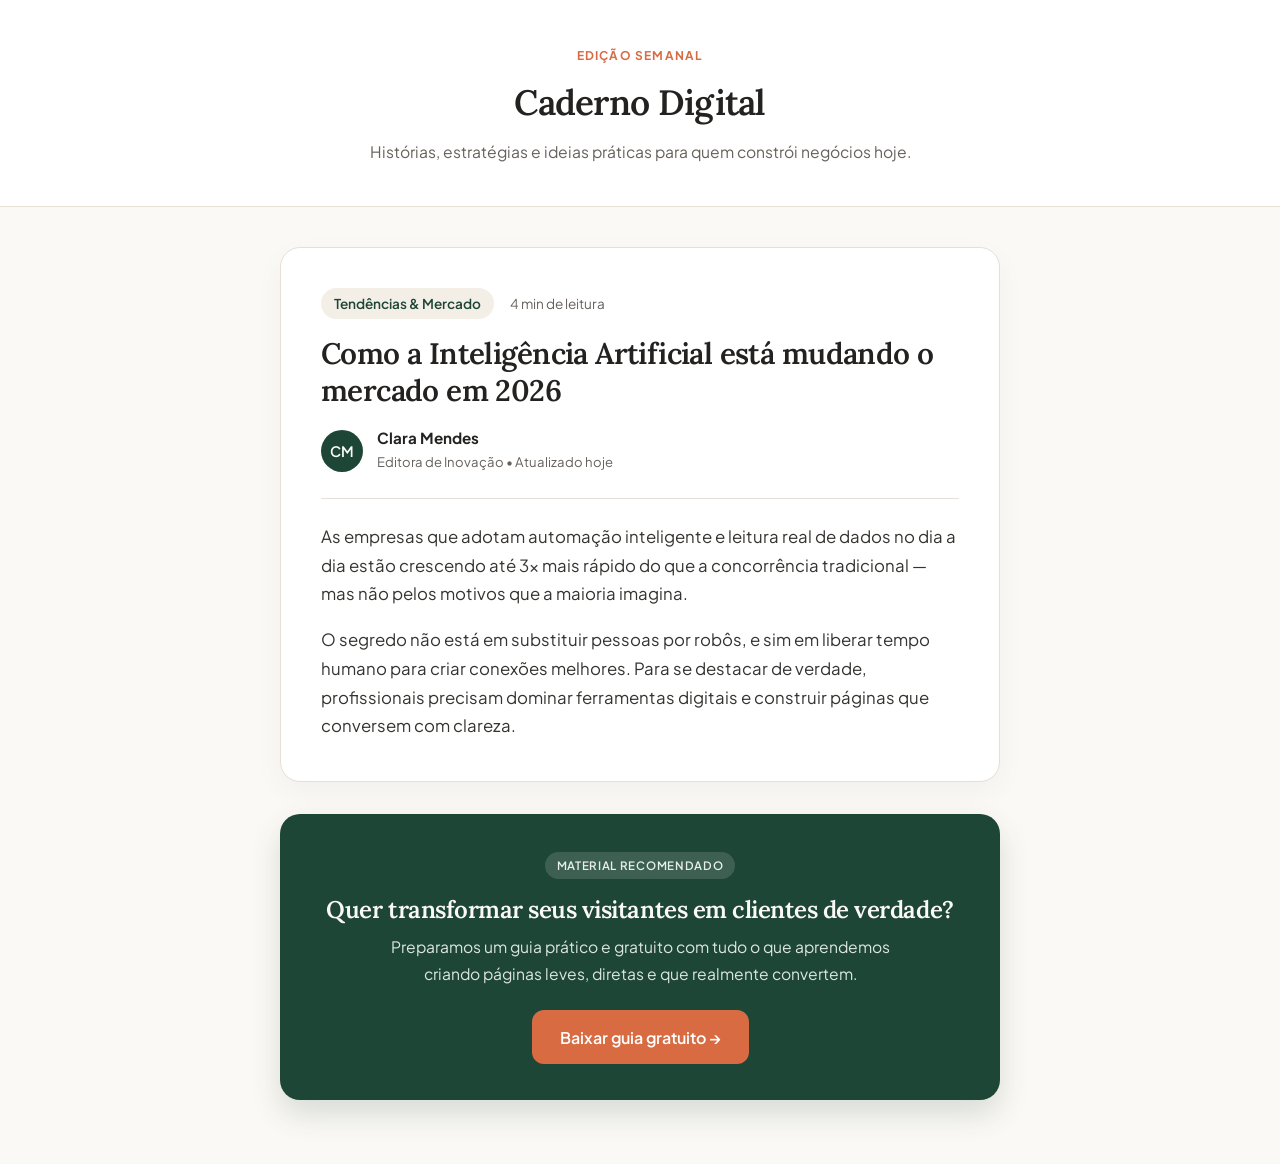
<file: index.html>
<!DOCTYPE html>
<html lang="pt-BR">
<head>
    <meta charset="UTF-8">
    <meta name="viewport" content="width=device-width, initial-scale=1.0">
    <title>Caderno Digital • Tecnologia & Negócios Reais</title>
    <link rel="preconnect" href="https://fonts.googleapis.com">
    <link rel="preconnect" href="https://fonts.gstatic.com" crossorigin>
    <link href="https://fonts.googleapis.com/css2?family=Lora:ital,wght@0,500;0,600;1,400&family=Plus+Jakarta+Sans:wght@400;500;600;700&display=swap" rel="stylesheet">
    <link rel="stylesheet" href="style.css">
</head>
<body>
    <header class="portal-header">
        <div class="header-inner">
            <span class="portal-kicker">Edição Semanal</span>
            <h1>Caderno Digital</h1>
            <p class="portal-tagline">Histórias, estratégias e ideias práticas para quem constrói negócios hoje.</p>
        </div>
    </header>

    <main class="container">
        <article class="post">
            <div class="post-meta">
                <span class="category-pill">Tendências & Mercado</span>
                <span class="read-time">4 min de leitura</span>
            </div>
            
            <h2>Como a Inteligência Artificial está mudando o mercado em 2026</h2>
            
            <div class="author-row">
                <div class="author-avatar">CM</div>
                <div>
                    <strong>Clara Mendes</strong>
                    <span>Editora de Inovação • Atualizado hoje</span>
                </div>
            </div>

            <p>As empresas que adotam automação inteligente e leitura real de dados no dia a dia estão crescendo até 3x mais rápido do que a concorrência tradicional — mas não pelos motivos que a maioria imagina.</p>
            <p>O segredo não está em substituir pessoas por robôs, e sim em liberar tempo humano para criar conexões melhores. Para se destacar de verdade, profissionais precisam dominar ferramentas digitais e construir páginas que conversem com clareza.</p>
        </article>

        <!-- ESPAÇO DO ANÚNCIO (BANNER) -->
        <aside class="ad-banner">
            <span class="ad-tag">Material Recomendado</span>
            <div class="ad-content">
                <h3>Quer transformar seus visitantes em clientes de verdade?</h3>
                <p>Preparamos um guia prático e gratuito com tudo o que aprendemos criando páginas leves, diretas e que realmente convertem.</p>
                <!-- Link com parâmetro de rastreamento mantido -->
                <a href="landing.html?origem=banner_artigo" class="btn-ad">Baixar guia gratuito →</a>
            </div>
        </aside>
    </main>
</body>
</html>
</file>
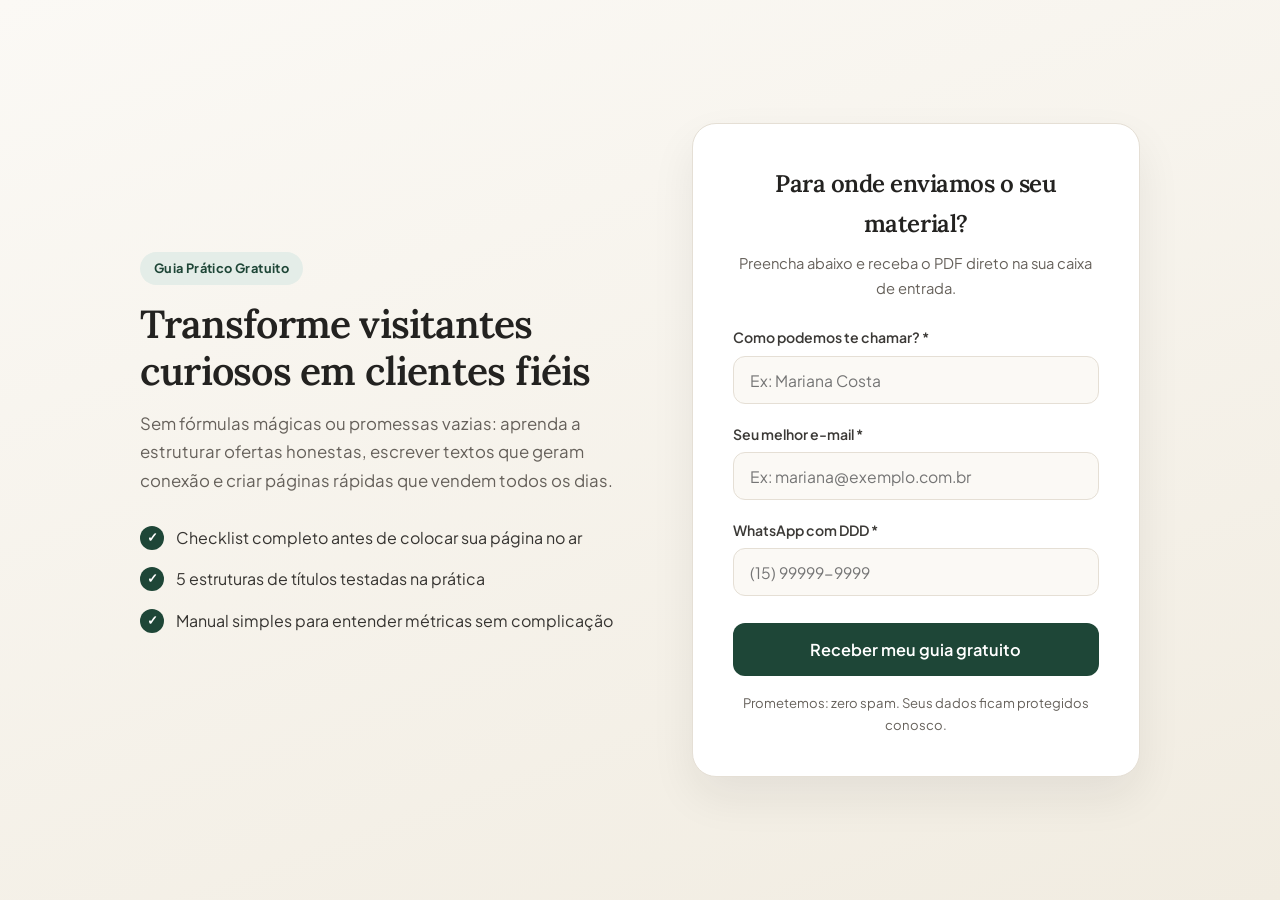
<file: landing.html>
<!DOCTYPE html>
<html lang="pt-BR">
<head>
    <meta charset="UTF-8">
    <meta name="viewport" content="width=device-width, initial-scale=1.0">
    <title>Guia Gratuito: Páginas que Conectam e Convertem</title>
    <link rel="preconnect" href="https://fonts.googleapis.com">
    <link rel="preconnect" href="https://fonts.gstatic.com" crossorigin>
    <link href="https://fonts.googleapis.com/css2?family=Lora:ital,wght@0,500;0,600;1,400&family=Plus+Jakarta+Sans:wght@400;500;600;700&display=swap" rel="stylesheet">
    <link rel="stylesheet" href="style.css">
</head>
<body class="lp-body">
    <main class="lp-container">
        <section class="lp-hero">
            <span class="badge">Guia Prático Gratuito</span>
            <h1>Transforme visitantes curiosos em clientes fiéis</h1>
            <p class="subtitle">Sem fórmulas mágicas ou promessas vazias: aprenda a estruturar ofertas honestas, escrever textos que geram conexão e criar páginas rápidas que vendem todos os dias.</p>
            
            <ul class="benefits">
                <li><span class="check-icon">✓</span> Checklist completo antes de colocar sua página no ar</li>
                <li><span class="check-icon">✓</span> 5 estruturas de títulos testadas na prática</li>
                <li><span class="check-icon">✓</span> Manual simples para entender métricas sem complicação</li>
            </ul>
        </section>

        <section class="lp-form-box">
            <h2>Para onde enviamos o seu material?</h2>
            <p class="form-desc">Preencha abaixo e receba o PDF direto na sua caixa de entrada.</p>

            <form id="leadForm" novalidate>
                <div class="input-group">
                    <label for="nome">Como podemos te chamar? *</label>
                    <input type="text" id="nome" placeholder="Ex: Mariana Costa" required>
                    <small class="error-msg" id="erroNome"></small>
                </div>

                <div class="input-group">
                    <label for="email">Seu melhor e-mail *</label>
                    <input type="email" id="email" placeholder="Ex: mariana@exemplo.com.br" required>
                    <small class="error-msg" id="erroEmail"></small>
                </div>

                <div class="input-group">
                    <label for="whatsapp">WhatsApp com DDD *</label>
                    <input type="tel" id="whatsapp" placeholder="(15) 99999-9999" maxlength="15" required>
                    <small class="error-msg" id="erroWhats"></small>
                </div>

                <!-- Campo oculto para guardar de qual anúncio o lead veio -->
                <input type="hidden" id="origemLead" name="origem">

                <button type="submit" class="btn-submit">Receber meu guia gratuito</button>
                <p class="privacy-note">Prometemos: zero spam. Seus dados ficam protegidos conosco.</p>
            </form>

            <!-- Mensagem de Sucesso (Oculta inicialmente) -->
            <div id="successBox" class="success-box hidden">
                <div class="success-icon">✉</div>
                <h3>Tudo certo, <span id="userNameSuccess"></span>!</h3>
                <p>Acabamos de enviar o guia para o seu e-mail. Dê uma olhada na sua caixa de entrada (ou na aba de promoções).</p>
                <a href="index.html" class="btn-back">← Voltar para a leitura</a>
            </div>
        </section>
    </main>

    <script src="script.js"></script>
</body>
</html>
</file>
<file: style.css>
:root {
    --bg-paper: #FBF9F5;
    --surface-white: #FFFFFF;
    --surface-sand: #F3EFE6;
    --text-ink: #232220;
    --text-muted: #66615B;
    --accent-forest: #1E4637;
    --accent-forest-hover: #153328;
    --accent-terracotta: #D96B43;
    --accent-terracotta-hover: #C25933;
    --border-soft: #E5DFD5;
    --error-red: #C83E3B;
}

* {
    box-sizing: border-box;
    margin: 0;
    padding: 0;
}

body {
    background-color: var(--bg-paper);
    color: var(--text-ink);
    font-family: 'Plus Jakarta Sans', -apple-system, BlinkMacSystemFont, sans-serif;
    line-height: 1.7;
    -webkit-font-smoothing: antialiased;
}

h1, h2, h3 {
    font-family: 'Lora', Georgia, serif;
    font-weight: 600;
    letter-spacing: -0.02em;
}

/* ========================
   ESTILOS DO PORTAL
   ======================== */
.portal-header {
    background: var(--surface-white);
    border-bottom: 1px solid var(--border-soft);
    padding: 2.5rem 1.5rem;
    text-align: center;
}

.header-inner {
    max-width: 720px;
    margin: 0 auto;
}

.portal-kicker {
    display: inline-block;
    font-size: 0.75rem;
    font-weight: 700;
    text-transform: uppercase;
    letter-spacing: 0.1em;
    color: var(--accent-terracotta);
    margin-bottom: 0.4rem;
}

.portal-header h1 {
    font-size: 2.2rem;
    color: var(--text-ink);
    margin-bottom: 0.4rem;
}

.portal-tagline {
    color: var(--text-muted);
    font-size: 0.98rem;
}

.container {
    max-width: 760px;
    margin: 2.5rem auto 4rem;
    padding: 0 1.25rem;
}

.post {
    background: var(--surface-white);
    padding: 2.5rem;
    border-radius: 20px;
    border: 1px solid var(--border-soft);
    box-shadow: 0 10px 30px rgba(35, 34, 32, 0.04);
    margin-bottom: 2rem;
}

.post-meta {
    display: flex;
    align-items: center;
    gap: 1rem;
    margin-bottom: 1rem;
    font-size: 0.85rem;
}

.category-pill {
    background: var(--surface-sand);
    color: var(--accent-forest);
    font-weight: 600;
    padding: 0.25rem 0.8rem;
    border-radius: 999px;
}

.read-time {
    color: var(--text-muted);
}

.post h2 {
    font-size: 1.85rem;
    line-height: 1.25;
    margin-bottom: 1.25rem;
    color: var(--text-ink);
}

.author-row {
    display: flex;
    align-items: center;
    gap: 0.85rem;
    padding-bottom: 1.5rem;
    margin-bottom: 1.5rem;
    border-bottom: 1px solid var(--border-soft);
}

.author-avatar {
    width: 42px;
    height: 42px;
    border-radius: 50%;
    background: var(--accent-forest);
    color: #fff;
    display: flex;
    align-items: center;
    justify-content: center;
    font-weight: 600;
    font-size: 0.9rem;
}

.author-row strong {
    display: block;
    font-size: 0.95rem;
    line-height: 1.2;
}

.author-row span {
    font-size: 0.82rem;
    color: var(--text-muted);
}

.post p {
    margin-bottom: 1.1rem;
    font-size: 1.05rem;
    color: #363431;
}

.post p:last-child {
    margin-bottom: 0;
}

/* Estilo do Anúncio Humanizado */
.ad-banner {
    background: var(--accent-forest);
    color: #FBF9F5;
    padding: 2.25rem 2rem;
    border-radius: 20px;
    position: relative;
    text-align: center;
    box-shadow: 0 14px 30px rgba(30, 70, 55, 0.16);
}

.ad-tag {
    display: inline-block;
    font-size: 0.72rem;
    font-weight: 600;
    letter-spacing: 0.06em;
    text-transform: uppercase;
    background: rgba(255, 255, 255, 0.14);
    color: #E7EFEA;
    padding: 4px 12px;
    border-radius: 999px;
    margin-bottom: 0.9rem;
}

.ad-content h3 {
    font-size: 1.5rem;
    margin-bottom: 0.6rem;
    line-height: 1.3;
}

.ad-content p {
    color: #DCE6E0;
    max-width: 540px;
    margin: 0 auto 1.4rem;
    font-size: 0.98rem;
}

.btn-ad {
    display: inline-block;
    background: var(--accent-terracotta);
    color: #fff;
    font-weight: 600;
    padding: 0.85rem 1.75rem;
    border-radius: 12px;
    text-decoration: none;
    transition: background 0.2s ease, transform 0.2s ease;
}

.btn-ad:hover {
    background: var(--accent-terracotta-hover);
    transform: translateY(-2px);
}

/* ========================
   ESTILOS DA LANDING PAGE
   ======================== */
.lp-body {
    background: linear-gradient(160deg, #FBF9F5 0%, #F1ECE1 100%);
    color: var(--text-ink);
    min-height: 100vh;
    display: flex;
    align-items: center;
}

.lp-container {
    max-width: 1040px;
    margin: 2.5rem auto;
    padding: 1.25rem;
    display: grid;
    grid-template-columns: 1.05fr 0.95fr;
    gap: 3.5rem;
    align-items: center;
}

.badge {
    display: inline-block;
    background: #E4EDE8;
    color: var(--accent-forest);
    font-weight: 700;
    padding: 6px 14px;
    border-radius: 999px;
    font-size: 0.8rem;
    letter-spacing: 0.03em;
}

.lp-hero h1 {
    font-size: 2.45rem;
    margin: 1rem 0;
    line-height: 1.18;
    color: var(--text-ink);
}

.subtitle {
    color: var(--text-muted);
    font-size: 1.05rem;
    margin-bottom: 1.75rem;
}

.benefits {
    list-style: none;
}

.benefits li {
    display: flex;
    align-items: flex-start;
    gap: 0.75rem;
    margin-bottom: 0.9rem;
    font-size: 1rem;
    color: #363431;
}

.check-icon {
    display: inline-flex;
    align-items: center;
    justify-content: center;
    width: 24px;
    height: 24px;
    border-radius: 50%;
    background: var(--accent-forest);
    color: #fff;
    font-size: 0.8rem;
    font-weight: bold;
    flex-shrink: 0;
    margin-top: 2px;
}

/* Caixa do Formulário */
.lp-form-box {
    background: var(--surface-white);
    color: var(--text-ink);
    padding: 2.5rem;
    border-radius: 24px;
    border: 1px solid var(--border-soft);
    box-shadow: 0 20px 45px rgba(35, 34, 32, 0.07);
}

.lp-form-box h2 {
    margin-bottom: 0.35rem;
    font-size: 1.5rem;
    text-align: center;
}

.form-desc {
    text-align: center;
    color: var(--text-muted);
    font-size: 0.92rem;
    margin-bottom: 1.6rem;
}

.input-group {
    margin-bottom: 1.15rem;
}

.input-group label {
    display: block;
    font-weight: 600;
    margin-bottom: 0.35rem;
    font-size: 0.88rem;
    color: #3B3936;
}

.input-group input {
    width: 100%;
    padding: 0.85rem 1rem;
    background: var(--bg-paper);
    border: 1px solid var(--border-soft);
    border-radius: 12px;
    font-family: inherit;
    font-size: 0.98rem;
    color: var(--text-ink);
    transition: border-color 0.2s, box-shadow 0.2s, background 0.2s;
}

.input-group input:focus {
    outline: none;
    background: var(--surface-white);
    border-color: var(--accent-forest);
    box-shadow: 0 0 0 3px rgba(30, 70, 55, 0.12);
}

.error-msg {
    color: var(--error-red);
    font-size: 0.8rem;
    display: block;
    margin-top: 4px;
}

.btn-submit {
    width: 100%;
    padding: 1rem;
    background: var(--accent-forest);
    color: #fff;
    border: none;
    border-radius: 12px;
    font-family: inherit;
    font-size: 1.02rem;
    font-weight: 600;
    cursor: pointer;
    margin-top: 0.5rem;
    transition: background 0.2s ease, transform 0.2s ease;
}

.btn-submit:hover {
    background: var(--accent-forest-hover);
    transform: translateY(-1px);
}

.privacy-note {
    text-align: center;
    font-size: 0.82rem;
    color: var(--text-muted);
    margin-top: 1rem;
}

.hidden {
    display: none;
}

.success-box {
    text-align: center;
    padding: 1.5rem 0.5rem;
}

.success-icon {
    width: 54px;
    height: 54px;
    margin: 0 auto 1rem;
    border-radius: 50%;
    background: #E4EDE8;
    color: var(--accent-forest);
    display: flex;
    align-items: center;
    justify-content: center;
    font-size: 1.5rem;
}

.success-box h3 {
    color: var(--accent-forest);
    font-size: 1.5rem;
    margin-bottom: 0.6rem;
}

.success-box p {
    color: var(--text-muted);
    font-size: 0.96rem;
}

.btn-back {
    display: inline-block;
    margin-top: 1.5rem;
    color: var(--accent-terracotta);
    text-decoration: none;
    font-weight: 600;
    font-size: 0.95rem;
}

.btn-back:hover {
    text-decoration: underline;
}

@media (max-width: 768px) {
    .lp-container {
        grid-template-columns: 1fr;
        gap: 2rem;
    }

    .post, .lp-form-box {
        padding: 1.75rem;
    }

    .lp-hero h1 {
        font-size: 2rem;
    }
}
</file>
